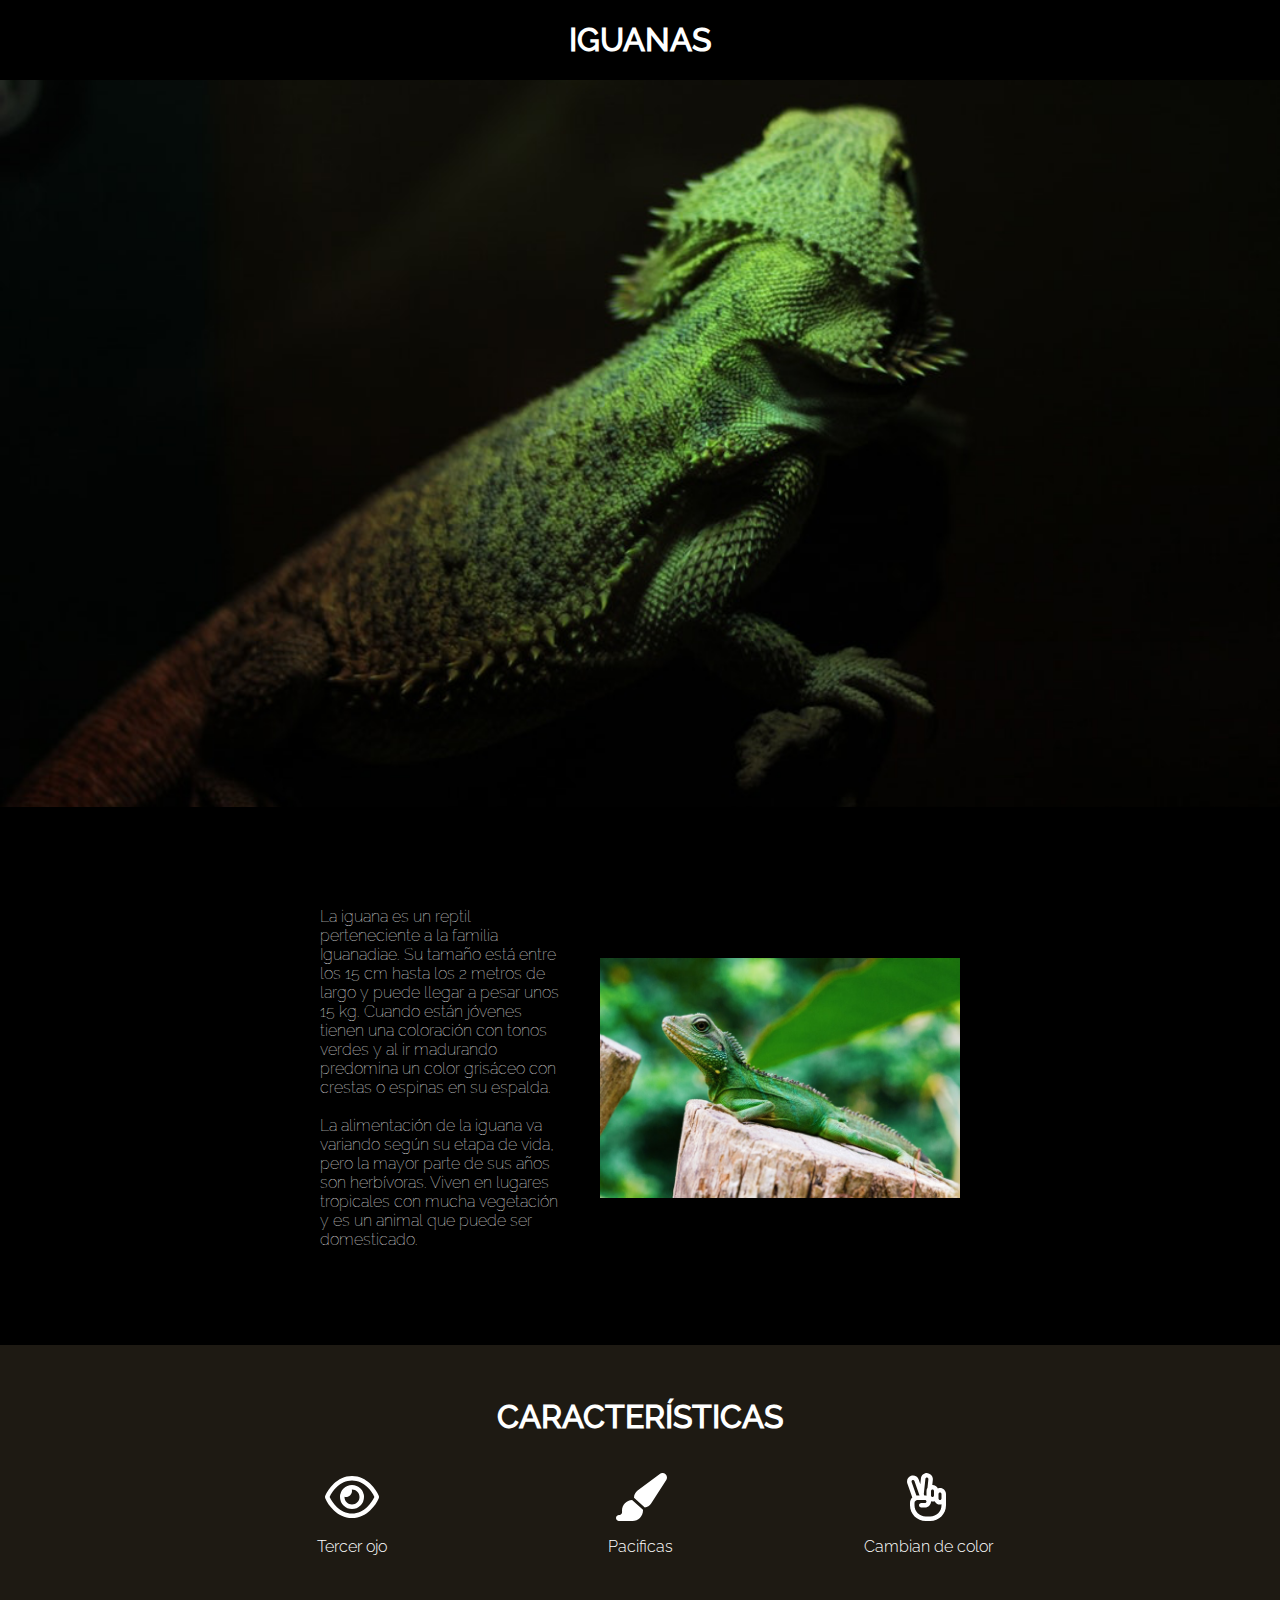
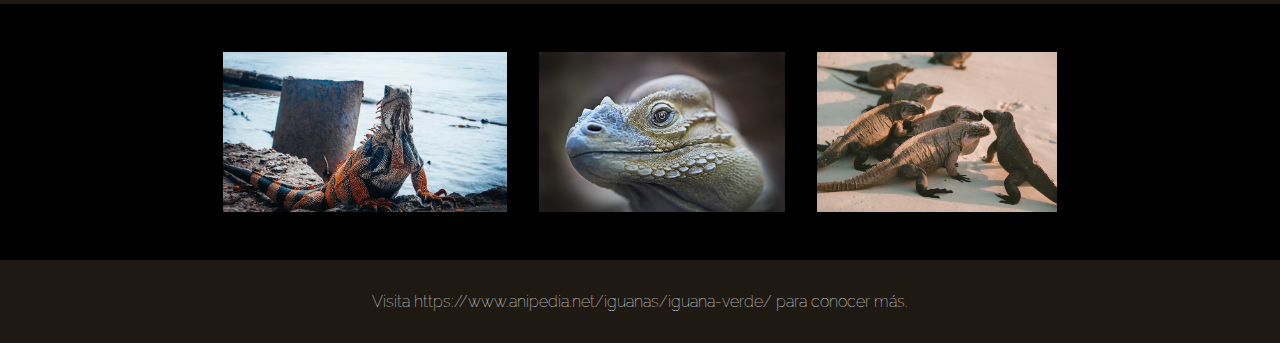
<file: Iguana/index.html>
<!DOCTYPE html>
<html lang="es">
<head>
  <meta charset="UTF-8">
  <meta name="viewport" content="width=device-width, initial-scale=1.0">

  <meta name="author" content="Francisco Carmona">
  <meta name="description" content="Una rara pagina sobre iguanas">
  <meta name="keywords" content="iguana, iguanas, reptiles, ovíparos, diurnos">
  <link rel="icon" type="image/svg" href="./assets/img/favicon.svg">
  <link rel="stylesheet" href="./assets/css/style.css">

  <title>Iguana</title>
</head>
<body>

  <header>
    <h1>IGUANAS</h1>
    <img src="./assets/img/bg-header.jpg" alt="Gran iguana verde">
  </header>

  <main>
    <section class="descrip">
      <p>
        La iguana es un reptil perteneciente a la familia Iguanadiae. Su tamaño está entre los 15 cm hasta los 2 metros de largo y puede llegar a pesar unos 15 kg. Cuando están jóvenes tienen una coloración con tonos verdes y al ir madurando predomina un color grisáceo con crestas o espinas en su espalda.
        <br><br>
        La alimentación de la iguana va variando según su etapa de vida, pero la mayor parte de sus años son herbívoras. Viven en lugares tropicales con mucha vegetación y es un animal que puede ser domesticado.
      </p>
      <img src="./assets/img/iguana-1.jpg" alt="Pequeña iguana">
    </section>
  
    <section class="caract">
      <h1>CARACTERÍSTICAS</h1>

      <div>
        <p>
          <img class="icon" src="./assets/img/eye-regular.svg" alt="Tercer ojo">
          Tercer ojo
        </p>
        <p>
          <img class="icon" src="./assets/img/paintbrush-solid.svg" alt="Pacificas">
          Pacificas
        </p>
        <p>
          <img class="icon" src="./assets/img/hand-peace-regular.svg" alt="Cambian de color">
          Cambian de color
        </p>
      </div>
    </section>

    <section class="galeria">
      <img src="./assets/img/iguana-2.jpg" alt="Iguana naranja">
      <img src="./assets/img/iguana-3.jpg" alt="Cara de iguana">
      <img src="./assets/img/iguana-4.jpg" alt="Familia de iguanas">
    </section>
  </main>

  <footer>
    <p>
      Visita 
      <a href="https://www.anipedia.net/iguanas/iguana-verde/ ">https://www.anipedia.net/iguanas/iguana-verde/ </a>
      para conocer más.
    </p>
  </footer>
  
</body>
</html>
</file>
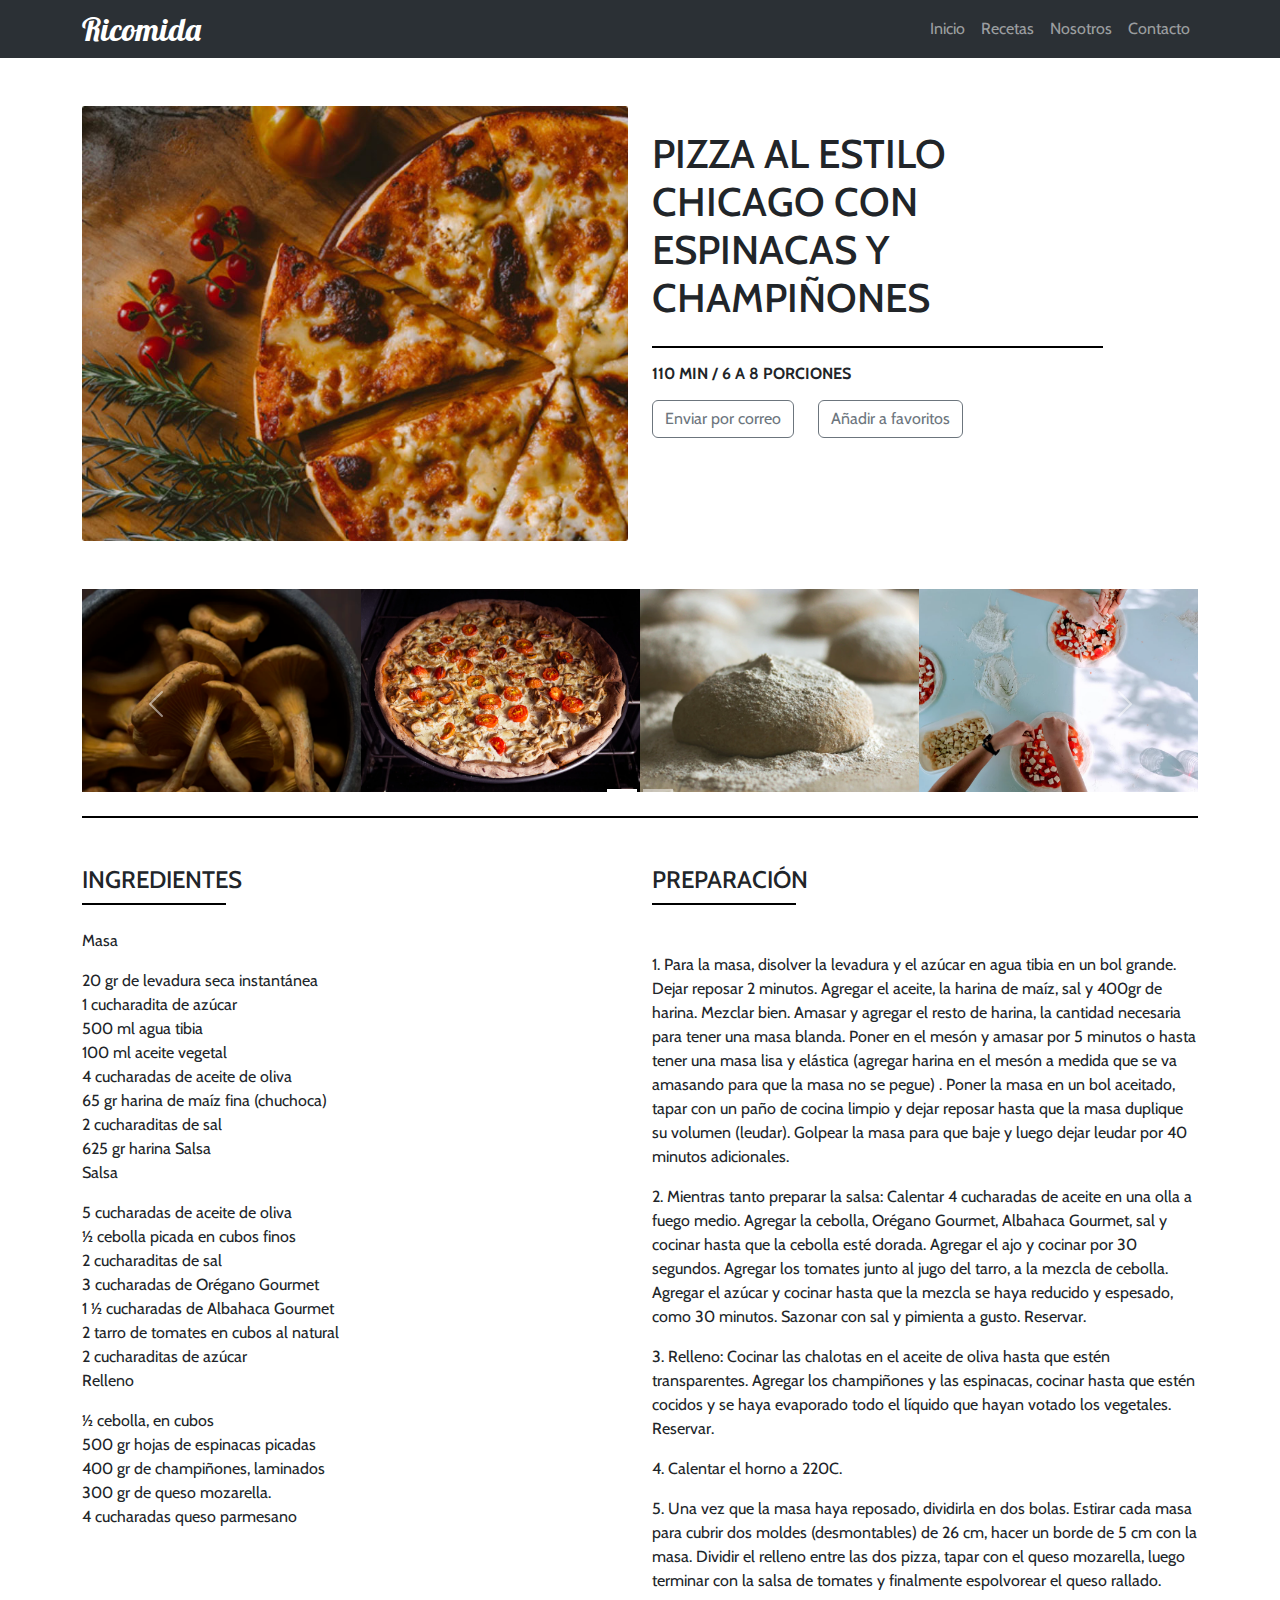
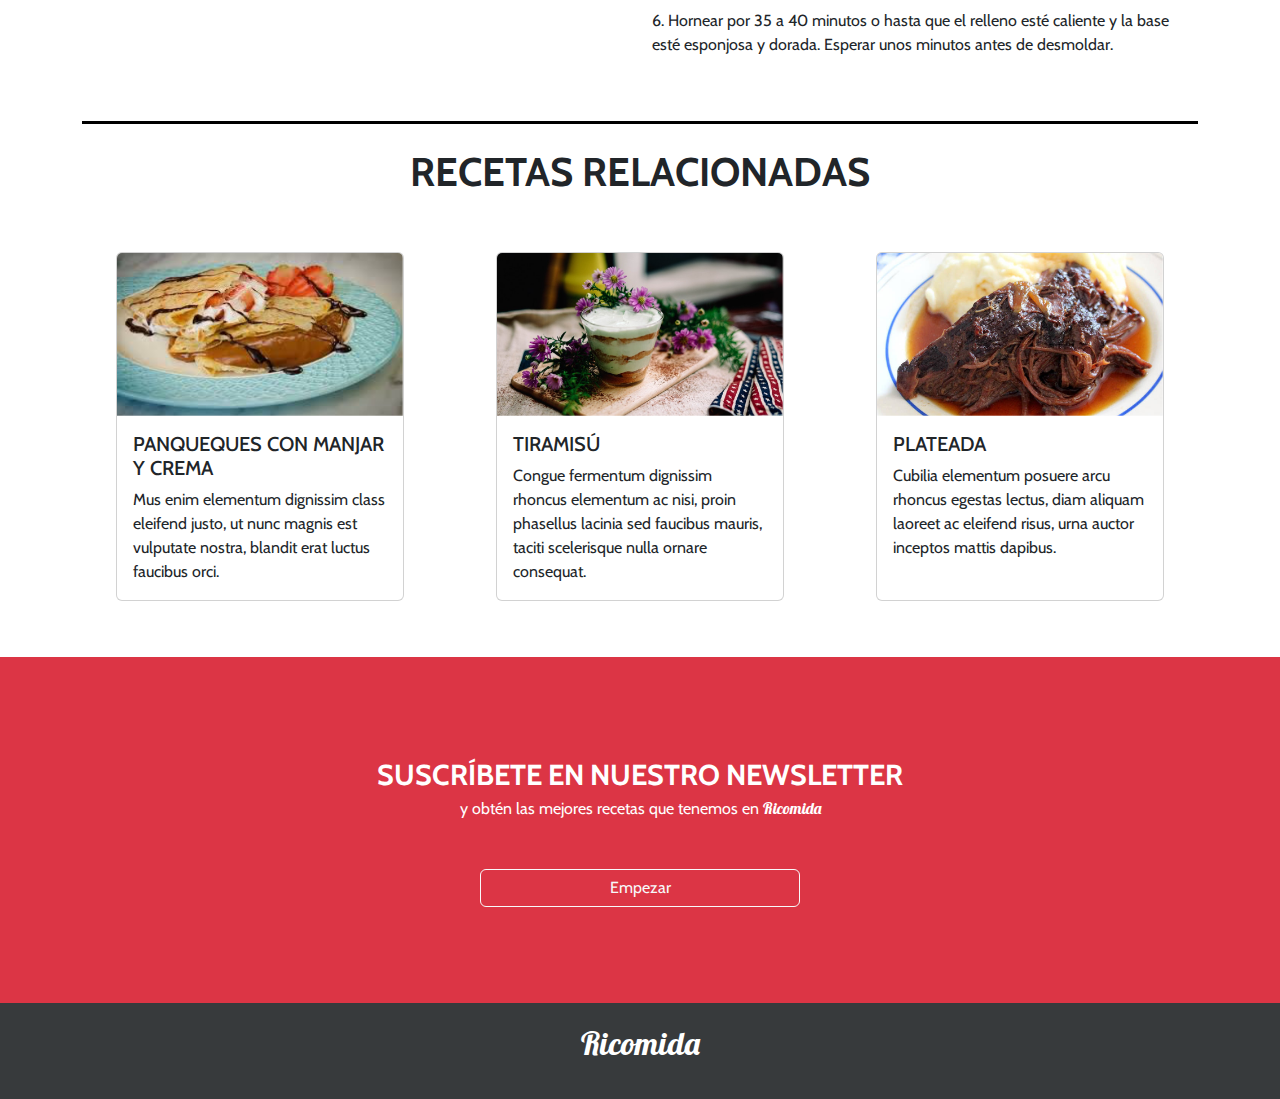
<file: Ricomida/index.html>
<!DOCTYPE html>
<html lang="es">
  <head>
    <meta charset="UTF-8">
    <meta name="viewport" content="width=device-width, initial-scale=1.0">

    <!-- tipografías -->
    <link rel="preconnect" href="https://fonts.googleapis.com">
    <link rel="preconnect" href="https://fonts.gstatic.com" crossorigin>
    <link href="https://fonts.googleapis.com/css2?family=Cabin:ital,wght@0,400..700;1,400..700&display=swap" rel="stylesheet">
    <link href="https://fonts.googleapis.com/css2?family=Cabin:ital,wght@0,400..700;1,400..700&family=Lobster&display=swap" rel="stylesheet">

    <!-- bootstrap -->
    <link href="https://cdn.jsdelivr.net/npm/bootstrap@5.3.3/dist/css/bootstrap.min.css" rel="stylesheet" integrity="sha384-QWTKZyjpPEjISv5WaRU9OFeRpok6YctnYmDr5pNlyT2bRjXh0JMhjY6hW+ALEwIH" crossorigin="anonymous">

    <link rel="stylesheet" href="./assets/css/styles.css">
    <title>Ricomida</title>
  </head>
  <body class="cabin-regular">

    <!-- navbar -->
    <nav class="navbar navbar-expand-lg bg-body-tertiary p-0" data-bs-theme="dark">
      <div class="container">
        <a class="navbar-brand lobster-regular" href="#">Ricomida</a>
        <button class="navbar-toggler" type="button" data-bs-toggle="collapse" data-bs-target="#navbarNav" aria-controls="navbarNav" aria-expanded="false" aria-label="Toggle navigation">
          <span class="navbar-toggler-icon"></span>
        </button>
        <div class="collapse navbar-collapse" id="navbarNav">
          <ul class="navbar-nav ms-auto">
            <li class="nav-item">
              <a class="nav-link" href="#">Inicio</a>
            </li>
            <li class="nav-item">
              <a class="nav-link" href="#">Recetas</a>
            </li>
            <li class="nav-item">
              <a class="nav-link" href="#">Nosotros</a>
            </li>
            <li class="nav-item">
              <a class="nav-link" href="#">Contacto</a>
            </li>
          </ul>
        </div>
      </div>
    </nav>

    <section class="container my-5">
      <div class="row">

        <div class="col-12 col-lg-6">
          <img class="w-100" src=".//assets/img/principal.jpg" alt="imagen principal">
        </div>

        <div class="col-12 col-lg-5">
          <h1 class="my-4 text-center text-lg-start">PIZZA AL ESTILO CHICAGO CON ESPINACAS Y CHAMPIÑONES</h1>
          <div class="linea"></div>
          <h6 class="cabin-Bold my-3 text-center text-lg-start">110 MIN / 6 A 8 PORCIONES</h6>
          <div class="d-flex justify-content-lg-start gap-4 justify-content-center">
            <button id="enviarCorreo" type="button" class="btn btn-outline-secondary" data-bs-toggle="tooltip" data-bs-placement="bottom" data-bs-title="Presiona para enviar a tu correo">Enviar por correo</button>
            <button type="button" class="btn btn-outline-secondary" data-bs-toggle="tooltip" data-bs-placement="bottom" data-bs-title="Agrega esta receta a tus favoritos">Añadir a favoritos</button>
          </div>
        </div>

      </div>
    </section>

    <!-- carrusel -->
    <div id="carouselExampleIndicators" class="carousel slide container d-none d-md-block">
      <div class="carousel-indicators">
        <button type="button" data-bs-target="#carouselExampleIndicators" data-bs-slide-to="0" class="active" aria-current="true" aria-label="Slide 1"></button>
        <button type="button" data-bs-target="#carouselExampleIndicators" data-bs-slide-to="1" aria-label="Slide 2"></button>
      </div>
      <div class="carousel-inner">
        <div class="carousel-item active">
          <div class="d-block w-100 d-flex">
            <img src="./assets/img/slider-1.png" class="d-block w-25" alt="imagen slider 1">
            <img src="./assets/img/slider-2.png" class="d-block w-25" alt="imagen slider 2">
            <img src="./assets/img/slider-3.png" class="d-block w-25" alt="imagen slider 3">
            <img src="./assets/img/slider-4.png" class="d-block w-25" alt="imagen slider 4">
          </div>
        </div>
        <div class="carousel-item">
          <div class="d-block w-100 d-flex">
            <img src="./assets/img/slider-5.png" class="d-block w-25" alt="imagen slider 5">
            <img src="./assets/img/slider-6.png" class="d-block w-25" alt="imagen slider 6">
            <img src="./assets/img/slider-7.png" class="d-block w-25" alt="imagen slider 7">
            <img src="./assets/img/slider-8.png" class="d-block w-25" alt="imagen slider 8">
          </div>
        </div>
      </div>
      <button class="carousel-control-prev" type="button" data-bs-target="#carouselExampleIndicators" data-bs-slide="prev">
        <span class="carousel-control-prev-icon" aria-hidden="true"></span>
        <span class="visually-hidden">Previous</span>
      </button>
      <button class="carousel-control-next" type="button" data-bs-target="#carouselExampleIndicators" data-bs-slide="next">
        <span class="carousel-control-next-icon" aria-hidden="true"></span>
        <span class="visually-hidden">Next</span>
      </button>

      <div class="linea my-4"></div>
    </div>

    <section class="container">
      <div class="row">

        <div class="col">
          <h4 class="mt-4">INGREDIENTES</h4>
          <div class="linea-2 mb-4"></div>
          
          <p>Masa</p>
          <p>
            20 gr de levadura seca instantánea <br>
            1 cucharadita de azúcar <br>
            500 ml agua tibia <br>
            100 ml aceite vegetal <br>
            4 cucharadas de aceite de oliva <br>
            65 gr harina de maíz fina (chuchoca) <br>
            2 cucharaditas de sal <br>
            625 gr harina Salsa <br>
            Salsa
          </p>
          <p>
            5 cucharadas de aceite de oliva <br>
            ½ cebolla picada en cubos finos <br>
            2 cucharaditas de sal <br>
            3 cucharadas de Orégano Gourmet <br>
            1 ½ cucharadas de Albahaca Gourmet <br>
            2 tarro de tomates en cubos al natural <br>
            2 cucharaditas de azúcar <br>
            Relleno
          </p>
          <p>
            ½ cebolla, en cubos <br>
            500 gr hojas de espinacas picadas <br>
            400 gr de champiñones, laminados <br>
            300 gr de queso mozarella. <br>
            4 cucharadas queso parmesano
          </p>
        </div>

        <div class="col">
          <h4 class="mt-4">PREPARACIÓN</h4>
          <div class="linea-2 mb-5"></div>

          <p>1. Para la masa, disolver la levadura y el azúcar en agua tibia en un bol grande. Dejar reposar 2 minutos. Agregar el aceite, la harina de maíz, sal y 400gr de harina. Mezclar bien. Amasar y agregar el resto de harina, la cantidad necesaria para tener una masa blanda. Poner en el mesón y amasar por 5 minutos o hasta tener una masa lisa y elástica (agregar harina en el mesón a medida que se va amasando para que la masa no se pegue) . Poner la masa en un bol aceitado, tapar con un paño de cocina limpio y dejar reposar hasta que la masa duplique su volumen (leudar). Golpear la masa para que baje y luego dejar leudar por 40 minutos adicionales.</p>
          <p>2. Mientras tanto preparar la salsa: Calentar 4 cucharadas de aceite en una olla a fuego medio. Agregar la cebolla, Orégano Gourmet, Albahaca Gourmet, sal y cocinar hasta que la cebolla esté dorada. Agregar el ajo y cocinar por 30 segundos. Agregar los tomates junto al jugo del tarro, a la mezcla de cebolla. Agregar el azúcar y cocinar hasta que la mezcla se haya reducido y espesado, como 30 minutos. Sazonar con sal y pimienta a gusto. Reservar.</p>
          <p>3. Relleno: Cocinar las chalotas en el aceite de oliva hasta que estén transparentes. Agregar los champiñones y las espinacas, cocinar hasta que estén cocidos y se haya evaporado todo el líquido que hayan votado los vegetales. Reservar.</p>
          <p>4. Calentar el horno a 220C.</p>
          <p>5. Una vez que la masa haya reposado, dividirla en dos bolas. Estirar cada masa para cubrir dos moldes (desmontables) de 26 cm, hacer un borde de 5 cm con la masa. Dividir el relleno entre las dos pizza, tapar con el queso mozarella, luego terminar con la salsa de tomates y finalmente espolvorear el queso rallado.</p>
          <p>6. Hornear por 35 a 40 minutos o hasta que el relleno esté caliente y la base esté esponjosa y dorada. Esperar unos minutos antes de desmoldar.</p>
        </div>

      </div>
    </section>

    <section class="container my-5">
      <div class="linea"></div>
      <h1 class="cabin-Bold text-center mt-4 mb-5">RECETAS RELACIONADAS</h1>
      <div class="row">

        <div class="col-12 col-lg-4 d-flex justify-content-center my-2">
          <div class="card" style="width: 18rem;">
            <img src="./assets/img/recipe-card-1.png" class="card-img-top" alt="recipe card 1">
            <div class="card-body">
              <h5 class="card-title">PANQUEQUES CON MANJAR Y CREMA</h5>
              <p class="card-text">Mus enim elementum dignissim class eleifend justo, ut nunc magnis est vulputate nostra, blandit erat luctus faucibus orci.</p>
            </div>
          </div>
        </div>

        <div class="col-12 col-lg-4 d-flex justify-content-center my-2">
          <div class="card" style="width: 18rem;">
            <img src="./assets/img/recipe-card-2.png" class="card-img-top" alt="recipe card 1">
            <div class="card-body">
              <h5 class="card-title">TIRAMISÚ</h5>
              <p class="card-text">Congue fermentum dignissim rhoncus elementum ac nisi, proin phasellus lacinia sed faucibus mauris, taciti scelerisque nulla ornare consequat.</p>
            </div>
          </div>
        </div>

        <div class="col-12 col-lg-4 d-flex justify-content-center my-2">     
          <div class="card" style="width: 18rem;">
            <img src="./assets/img/recipe-card-3.png" class="card-img-top" alt="recipe card 1">
            <div class="card-body">
              <h5 class="card-title">PLATEADA</h5>
              <p class="card-text">Cubilia elementum posuere arcu rhoncus egestas lectus, diam aliquam laoreet ac eleifend risus, urna auctor inceptos mattis dapibus.</p>
            </div>
          </div>
        </div>

      </div>
    </section>

    <section class="subscription text-center">
      <p class="cabin-Bold m-0">SUSCRÍBETE EN NUESTRO NEWSLETTER</p>
      <p class="mb-5">y obtén las mejores recetas que tenemos en <span class="lobster-regular">Ricomida</span></p>
      <button type="button" class="btn btn-outline-light w-25">Empezar</button>
    </section>

    <!-- footer -->
    <footer class="p-3">
      <p class="text-center lobster-regular">Ricomida</p>
    </footer>


    <!-- bootstrap -->
    <script src="https://cdn.jsdelivr.net/npm/@popperjs/core@2.11.8/dist/umd/popper.min.js" integrity="sha384-I7E8VVD/ismYTF4hNIPjVp/Zjvgyol6VFvRkX/vR+Vc4jQkC+hVqc2pM8ODewa9r" crossorigin="anonymous"></script>
    <script src="https://cdn.jsdelivr.net/npm/bootstrap@5.3.3/dist/js/bootstrap.min.js" integrity="sha384-0pUGZvbkm6XF6gxjEnlmuGrJXVbNuzT9qBBavbLwCsOGabYfZo0T0to5eqruptLy" crossorigin="anonymous"></script>
    
    <!-- JQuery -->
    <script src="https://code.jquery.com/jquery-3.7.1.js" integrity="sha256-eKhayi8LEQwp4NKxN+CfCh+3qOVUtJn3QNZ0TciWLP4=" crossorigin="anonymous"></script>

    <script src="./assets/js/script.js"></script>
  </body>
</html>
</file>
<file: Iguana/assets/css/style.css>
@font-face {
  font-family: "Raleway-Medium";
  src: url("/Iguana/assets/fonts/Raleway-Medium.ttf");
}

@font-face {
  font-family: "Raleway-Light";
  src: url("/Iguana/assets/fonts/Raleway-Light.ttf");
}

@font-face {
  font-family: "Raleway-Thin";
  src: url("/Iguana/assets/fonts/Raleway-Thin.ttf");
}

* {
  box-sizing:  border-box;
}

:root {
  --color01: rgb(255, 255, 255);
  --color02: rgb(30, 26, 19);
  --color03: rgb(0, 0, 0);
}

html {
  font-family: Raleway-Medium;
  font-size: 16px;
  color: var(--color01);
  background-color: var(--color03);
}

body {
  margin: 0;
  padding: 0;
}

header {
  text-align: center;
}

header > img {
  width: 100%;
  height: 100%;
}


.descrip {
  font-family: Raleway-Thin;
  display: flex;
  gap: 2rem;
  padding: 5rem;
  align-items: center;

  max-width: 50rem;
  margin: auto;
}

.descrip > img {
  height: 15rem;
}

.caract {
  background-color: var(--color02);
  text-align: center;
  padding: 2rem;
}

.caract > div {
  display: flex;
  /* justify-content: space-around; */
  gap: 8rem;
  justify-content: center;
}

.caract p {
  font-family: Raleway-Light;
  display: grid; 
  place-items: center;
  gap: 1rem;
  min-width: 10rem;
}

.icon {
  height: 3rem;
}

.galeria {
  display: flex;
  gap: 2rem;
  justify-content: center;
  padding: 3rem;
}

.galeria > img {
  height: 10rem;
}

footer {
  font-family: Raleway-Thin;
  padding: 1rem;
  background-color: var(--color02);
  text-align: center;
}

a {
  text-decoration: none;
  color: var(--color01);
}
</file>
<file: Ricomida/assets/css/styles.css>
:root {
  --grey: #373a3c;
  --light: #dddddd;
  --black: #000;
  --white: #fff;
  --red: #dc3545;
}

.linea, .linea-2 {
  background-color: var(--black);
  height: 0.15rem;
}

.linea-2 {
  width: 9rem;
}

.lobster-regular {
  font-family: "Lobster", sans-serif;
  font-weight: 400;
  font-style: normal;
}

.cabin-regular {
  font-family: "Cabin", sans-serif;
  font-optical-sizing: auto;
  font-weight: 400;
  font-style: normal;
  font-variation-settings: "wdth" 100;
}

.cabin-Bold {
  font-family: "Cabin", sans-serif;
  font-optical-sizing: auto;
  font-weight: 700;
  font-style: normal;
  font-variation-settings: "wdth" 100;
}

.navbar-brand {
  font-size: 2rem;
}

.subscription {
  background-color: var(--red);
  color: var(--white);
  padding: 6rem 0;
}

.subscription > .cabin-Bold {
  font-size: 1.8rem;
}

footer {
  background-color: var(--grey);
  color: var(--white);
  font-size: 2rem;
}
</file>
